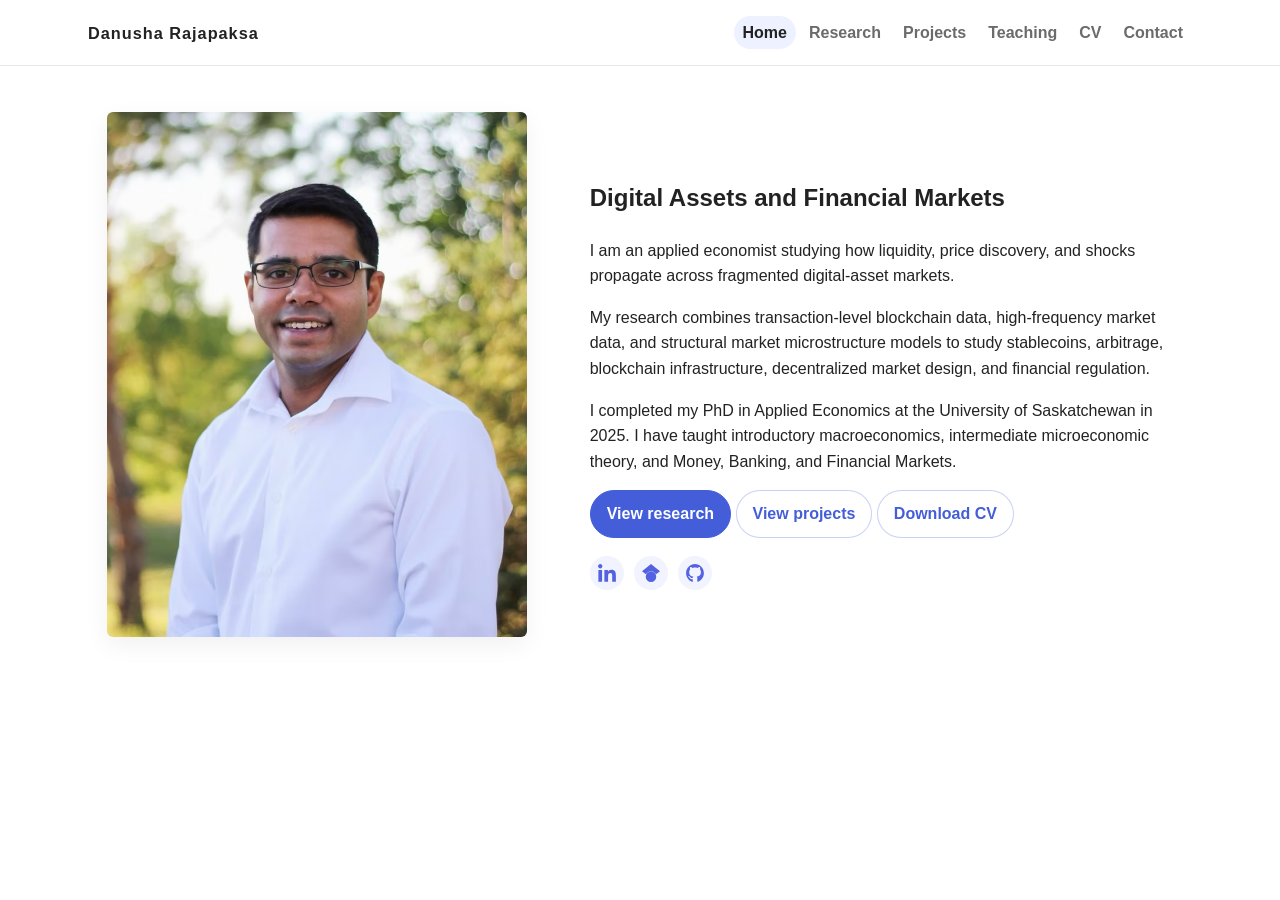
<file: index.html>
<!doctype html>
<html lang="en">
  <head>
    <meta charset="utf-8" />
    <meta name="viewport" content="width=device-width, initial-scale=1" />
    <meta
      name="description"
      content="Danusha Rajapaksa: applied economist studying crypto market microstructure, stablecoins, blockchain infrastructure, FinTech, and decentralized markets."
    />
    <title>Danusha Rajapaksa | Applied Economist</title>
    <link rel="stylesheet" href="assets/style.css" />
    <link rel="stylesheet" href="assets/social-icons.css" />
    <link rel="shortcut icon" type="image/x-icon" href="favicon.ico" />
    <script src="assets/analytics.js" defer></script>
  </head>
  <body>
    <a class="skip-link" href="#main-content">Skip to content</a>

    <header class="site-header">
      <div class="site-header-inner">
        <a class="site-brand" href="./">Danusha Rajapaksa</a>
        <nav class="site-nav" aria-label="Main navigation">
          <a class="active" href="./">Home</a>
          <a href="research/">Research</a>
          <a href="projects/">Projects</a>
          <a href="teaching/">Teaching</a>
          <a href="cv/">CV</a>
          <a href="contact/">Contact</a>
        </nav>
      </div>
    </header>

    <main id="main-content" class="home-page">
      <section class="home-hero" aria-labelledby="home-title">
        <div class="profile-photo-wrap">
          <!-- Add your photo at assets/profile.jpg. The page will show a simple placeholder until then. -->
          <picture>
            <img
              class="profile-photo"
              src="assets/profile.jpg"
              alt="Danusha Rajapaksa"
              onerror="
                this.outerHTML =
                  '<div class=&quot;profile-placeholder&quot;>Add your photo as<br>assets/profile.jpg</div>'
              "
            />
          </picture>
        </div>
        <div class="hero-copy">
          <h1>Digital Assets and Financial Markets</h1>

          <p>
            I am an applied economist studying how liquidity, price discovery,
            and shocks propagate across fragmented digital-asset markets.
          </p>

          <p>
            My research combines transaction-level blockchain data,
            high-frequency market data, and structural market microstructure
            models to study stablecoins, arbitrage, blockchain infrastructure,
            decentralized market design, and financial regulation.
          </p>

          <p>
            I completed my PhD in Applied Economics at the University of
            Saskatchewan in 2025. I have taught introductory macroeconomics,
            intermediate microeconomic theory, and Money, Banking, and Financial
            Markets.
          </p>

          <div class="hero-actions">
            <a class="button primary" href="research/">View research</a>
            <a class="button secondary" href="projects/">View projects</a>
            <a
              class="button secondary"
              href="assets/Danusha_Rajapaksa_CV.pdf"
              target="_blank"
              rel="noopener"
              >Download CV</a
            >
          </div>

          <div class="profile-icons" aria-label="Professional profile links">
            <a
              class="profile-icon"
              href="https://www.linkedin.com/in/drajapaksa/"
              target="_blank"
              rel="noopener noreferrer"
              aria-label="LinkedIn"
              title="LinkedIn"
            >
              <img src="assets/linkedin.svg" alt="" aria-hidden="true" />
            </a>

            <a
              class="profile-icon"
              href="https://scholar.google.com/citations?hl=en&amp;user=Pq964mMAAAAJ"
              target="_blank"
              rel="noopener noreferrer"
              aria-label="Google Scholar"
              title="Google Scholar"
            >
              <img src="assets/googlescholar.svg" alt="" aria-hidden="true" />
            </a>

            <a
              class="profile-icon"
              href="https://github.com/jdr501"
              target="_blank"
              rel="noopener noreferrer"
              aria-label="GitHub"
              title="GitHub"
            >
              <img src="assets/github.svg" alt="" aria-hidden="true" />
            </a>
          </div>
        </div>
      </section>
    </main>
  </body>
</html>
</file>
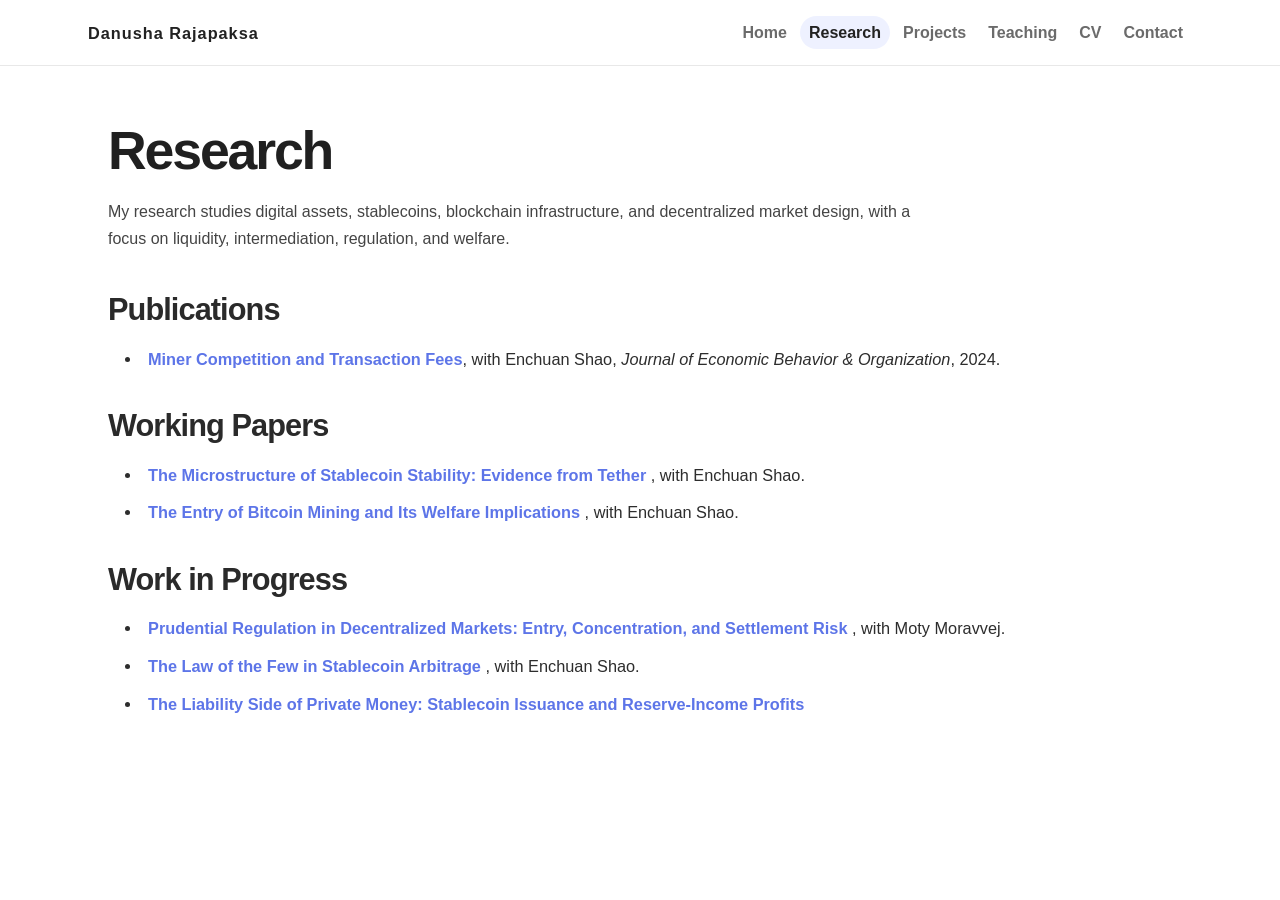
<file: research/index.html>
<!doctype html>
<html lang="en">
  <head>
    <meta charset="utf-8" />
    <meta name="viewport" content="width=device-width, initial-scale=1" />
    <meta
      name="description"
      content="Research by Danusha Rajapaksa on stablecoins, crypto market microstructure, blockchain infrastructure, and decentralized market regulation."
    />
    <title>Research | Danusha Rajapaksa</title>

    <link rel="shortcut icon" type="image/x-icon" href="../favicon.ico" />
    <link rel="apple-touch-icon" href="../apple-touch-icon.png" />
    <link rel="stylesheet" href="../assets/style.css" />

    <script src="../assets/analytics.js" defer></script>
  </head>

  <body>
    <a class="skip-link" href="#main-content">Skip to content</a>

    <header class="site-header">
      <div class="site-header-inner">
        <a class="site-brand" href="../">Danusha Rajapaksa</a>

        <nav class="site-nav" aria-label="Main navigation">
          <a href="../">Home</a>
          <a class="active" href="./">Research</a>
          <a href="../projects/">Projects</a>
          <a href="../teaching/">Teaching</a>
          <a href="../cv/">CV</a>
          <a href="../contact/">Contact</a>
        </nav>
      </div>
    </header>

    <main id="main-content" class="publication-page">
      <section class="publication-hero">
        <h1>Research</h1>
        <p>
          My research studies digital assets, stablecoins, blockchain
          infrastructure, and decentralized market design, with a focus on
          liquidity, intermediation, regulation, and welfare.
        </p>
      </section>

      <section class="publication-section">
        <h2>Publications</h2>

        <ul class="publication-list">
          <li>
            <span
              class="pub-title"
              href="https://doi.org/YOUR-DOI-HERE"
              target="_blank"
              rel="noopener noreferrer"
              >Miner Competition and Transaction Fees</span
            >, with Enchuan Shao,
            <em>Journal of Economic Behavior &amp; Organization</em>, 2024.
          </li>
        </ul>
      </section>

      <section class="publication-section">
        <h2>Working Papers</h2>

        <ul class="publication-list">
          <li>
            <span
              class="pub-title"
              href="https://doi.org/YOUR-DOI-HERE"
              target="_blank"
              rel="noopener noreferrer"
            >
              The Microstructure of Stablecoin Stability: Evidence from Tether </span
            >, with Enchuan Shao.
          </li>

          <li>
            <span
              class="pub-title"
              href="https://doi.org/YOUR-DOI-HERE"
              target="_blank"
              rel="noopener noreferrer"
            >
              The Entry of Bitcoin Mining and Its Welfare Implications </span
            >, with Enchuan Shao.
          </li>
        </ul>
      </section>

      <section class="publication-section">
        <h2>Work in Progress</h2>

        <ul class="publication-list">
          <li>
            <span
              class="pub-title"
              href="https://doi.org/YOUR-DOI-HERE"
              target="_blank"
              rel="noopener noreferrer"
            >
              Prudential Regulation in Decentralized Markets: Entry,
              Concentration, and Settlement Risk </span
            >, with Moty Moravvej.
          </li>

          <li>
            <span
              class="pub-title"
              href="https://doi.org/YOUR-DOI-HERE"
              target="_blank"
              rel="noopener noreferrer"
            >
              The Law of the Few in Stablecoin Arbitrage </span
            >, with Enchuan Shao.
          </li>
          <li>
            <span
              class="pub-title"
              href="https://doi.org/YOUR-DOI-HERE"
              target="_blank"
              rel="noopener noreferrer"
            >
              The Liability Side of Private Money: Stablecoin Issuance and
              Reserve-Income Profits
            </span>
          </li>
        </ul>
      </section>
    </main>
  </body>
</html>
</file>
<file: assets/style.css>
:root {
  --page-max-width: 1160px;
  --accent: #5d75e8;
  --accent-dark: #435ed8;
  --accent-light: #eef1ff;
  --text: #222;
  --muted: #4b4b4b;
  --soft-muted: #6b6b6b;
  --line: rgba(34, 34, 34, 0.1);
  --soft-border: rgba(93, 117, 232, 0.18);
  --shadow: 0 8px 24px rgba(0, 0, 0, 0.06);
  --radius: 14px;
  --nav-height: 72px;
}

* {
  box-sizing: border-box;
}

html {
  -webkit-text-size-adjust: 100%;
  scroll-behavior: smooth;
}

body {
  margin: 0;
  background: #fff;
  color: var(--text);
  font-family:
    Inter,
    -apple-system,
    BlinkMacSystemFont,
    "Segoe UI",
    Roboto,
    Arial,
    sans-serif;
  line-height: 1.6;
}

img {
  max-width: 100%;
  height: auto;
  display: block;
}

a {
  color: var(--accent-dark);
  font-weight: 700;
  text-decoration: none;
  border-bottom: 1px solid rgba(67, 94, 216, 0.35);
}

a:hover,
a:focus {
  border-bottom-color: var(--accent-dark);
}

.skip-link {
  position: absolute;
  left: -999px;
  top: 10px;
  z-index: 1000;
  background: #fff;
  color: var(--text);
  padding: 8px 12px;
  border: 1px solid var(--line);
  border-radius: 8px;
}

.skip-link:focus {
  left: 10px;
}

.site-header {
  border-bottom: 1px solid var(--line);
  background: rgba(255, 255, 255, 0.96);
  position: sticky;
  top: 0;
  z-index: 100;
  backdrop-filter: blur(8px);
  -webkit-backdrop-filter: blur(8px);
}

.site-header-inner {
  max-width: var(--page-max-width);
  margin: 0 auto;
  padding: 16px 28px;
  display: flex;
  align-items: center;
  justify-content: space-between;
  gap: 24px;
}

.site-brand {
  color: var(--text);
  font-weight: 850;
  letter-spacing: 0.06em;
  font-size: 1.02rem;
  white-space: nowrap;
  border-bottom: none;
}

.site-brand:hover,
.site-brand:focus {
  border-bottom: none;
}

.site-nav {
  display: flex;
  align-items: center;
  justify-content: flex-end;
  flex-wrap: wrap;
  gap: 4px;
}

.site-nav a {
  color: var(--soft-muted);
  border-bottom: none;
  font-weight: 650;
  padding: 7px 9px;
  border-radius: 999px;
  line-height: 1.2;
}

.site-nav a:hover,
.site-nav a:focus,
.site-nav a.active {
  color: var(--text);
  background: var(--accent-light);
}

.site-shell,
.home-page,
.research-page,
.project-page,
.teaching-page,
.cv-page,
.contact-page {
  max-width: var(--page-max-width);
  margin: 0 auto;
  padding: 46px 28px 72px;
}

.home-hero {
  display: grid;
  grid-template-columns: minmax(260px, 0.95fr) minmax(0, 1.25fr);
  gap: 44px;
  align-items: center;
  margin-bottom: 54px;
}

.profile-photo-wrap {
  width: 100%;
  max-width: 420px;
  margin: 0 auto;
}

.profile-photo {
  width: 100%;
  aspect-ratio: 4 / 5;
  object-fit: cover;
  border-radius: 6px;
  box-shadow: var(--shadow);
  background: linear-gradient(135deg, #f4f5ff, #ffffff);
}

.profile-placeholder {
  width: 100%;
  aspect-ratio: 4 / 5;
  border-radius: 6px;
  box-shadow: var(--shadow);
  background: linear-gradient(135deg, #eef1ff, #ffffff);
  border: 1px solid var(--soft-border);
  display: grid;
  place-items: center;
  color: var(--accent-dark);
  font-weight: 800;
  text-align: center;
  padding: 28px;
}

.home-copy {
  min-width: 0;
}

.kicker,
.project-kicker,
.teaching-kicker {
  color: var(--accent);
  font-size: 1rem;
  font-weight: 750;
  letter-spacing: 0.08em;
  text-transform: uppercase;
  margin-bottom: 12px;
}

.page-title,
.project-title,
.teaching-title,
.home-title {
  font-size: clamp(2.05rem, 4.6vw, 3.25rem);
  line-height: 1.08;
  font-weight: 820;
  margin: 0 0 20px;
  color: #111;
  letter-spacing: -0.03em;
}

.home-description,
.intro,
.project-intro,
.teaching-intro {
  max-width: 910px;
  font-size: 1.06rem;
  color: var(--muted);
  margin: 0;
}

.home-description p {
  margin: 0 0 14px;
}

.button-row {
  display: flex;
  flex-wrap: wrap;
  gap: 12px;
  margin-top: 24px;
}

.button {
  display: inline-flex;
  align-items: center;
  justify-content: center;
  min-height: 42px;
  padding: 10px 16px;
  border-radius: 999px;
  background: var(--accent-dark);
  color: #fff;
  border: 1px solid var(--accent-dark);
  font-weight: 800;
}

.button:hover,
.button:focus {
  color: #fff;
  border-color: var(--accent-dark);
}

.button.secondary {
  background: #fff;
  color: var(--accent-dark);
  border-color: rgba(67, 94, 216, 0.28);
}

.button.secondary:hover,
.button.secondary:focus {
  color: var(--accent-dark);
  border-color: var(--accent-dark);
}

.home-section,
.research-section,
.teaching-section,
.cv-section,
.contact-section {
  margin-bottom: 44px;
}

.hero,
.project-hero,
.teaching-hero {
  margin-bottom: 42px;
}

.section-heading,
.research-heading,
.teaching-heading {
  color: var(--accent);
  font-size: 1.25rem;
  font-weight: 820;
  letter-spacing: 0.08em;
  margin: 0 0 18px;
}

.home-grid,
.project-grid {
  display: grid;
  grid-template-columns: 1fr;
  gap: 26px;
}

.card,
.project-card,
.teaching-card,
.method-card,
.cv-card,
.contact-card {
  background: #fff;
  box-shadow: var(--shadow);
  border-radius: var(--radius);
}

.card,
.project-card,
.teaching-card,
.cv-card,
.contact-card {
  border-left: 4px solid var(--accent);
  padding: 24px 28px;
}

.card h2,
.card h3,
.project-card h2,
.teaching-card h3,
.cv-card h2,
.contact-card h2 {
  margin: 0 0 10px;
  font-size: 1.32rem;
  line-height: 1.25;
  color: var(--text);
  font-weight: 820;
}

.card p,
.project-summary,
.teaching-card p,
.method-card p,
.cv-card p,
.contact-card p {
  margin: 0 0 14px;
  color: var(--muted);
  font-size: 1rem;
}

.paper-list {
  list-style-type: square;
  margin: 0;
  padding-left: 26px;
}

.paper-item {
  margin-bottom: 26px;
  padding-left: 4px;
}

.paper-title {
  font-size: 1.18rem;
  line-height: 1.35;
  font-weight: 820;
  color: var(--text);
  margin: 0 0 4px;
}

.paper-meta {
  font-size: 1.02rem;
  color: #333;
  margin: 0;
}

.paper-meta em {
  font-style: italic;
}

.single-paper {
  margin-left: 26px;
  margin-bottom: 28px;
}

.project-label {
  color: var(--accent);
  font-weight: 820;
  letter-spacing: 0.06em;
  text-transform: uppercase;
  font-size: 0.78rem;
  margin: 18px 0 8px;
}

.project-list,
.course-list,
.clean-list {
  margin: 0;
  padding-left: 20px;
}

.project-list li,
.clean-list li {
  margin: 6px 0;
}

.project-list strong,
.clean-list strong {
  font-weight: 820;
}

.tag-row,
.project-meta {
  display: flex;
  flex-wrap: wrap;
  gap: 8px;
  margin-top: 16px;
}

.tag,
.project-tag,
.teaching-tag {
  display: inline-block;
  padding: 5px 10px;
  border-radius: 999px;
  background: var(--accent-light);
  color: var(--accent-dark);
  font-size: 0.82rem;
  font-weight: 700;
}

.links,
.project-links,
.teaching-links {
  margin-top: 16px;
  display: flex;
  flex-wrap: wrap;
  gap: 12px;
}

.course-list {
  list-style-type: square;
  padding-left: 24px;
}

.course-list li {
  margin-bottom: 18px;
}

.course-title {
  display: block;
  font-weight: 820;
  color: var(--text);
  font-size: 1.08rem;
  line-height: 1.35;
}

.course-meta {
  display: block;
  color: var(--muted);
  font-size: 0.98rem;
  margin-top: 2px;
}

.method-grid {
  display: grid;
  grid-template-columns: 1fr;
  gap: 22px;
}

.method-card {
  padding: 22px 24px;
  border-top: 4px solid var(--accent);
}

.method-card h3 {
  margin: 0 0 10px;
  font-size: 1.18rem;
  font-weight: 820;
  color: var(--text);
}

.embed-note {
  padding: 14px 16px;
  background: var(--accent-light);
  border: 1px solid var(--soft-border);
  border-radius: 10px;
  color: #303b78;
  font-size: 0.95rem;
}

@media (min-width: 760px) {
  .home-grid {
    grid-template-columns: repeat(2, 1fr);
  }
}

@media (min-width: 900px) {
  .project-grid {
    grid-template-columns: 1fr 1fr;
  }

  .project-card.featured {
    grid-column: 1 / -1;
  }

  .method-grid {
    grid-template-columns: repeat(3, 1fr);
  }
}

@media (max-width: 900px) {
  .home-hero {
    grid-template-columns: 1fr;
    gap: 32px;
  }

  .profile-photo-wrap {
    max-width: 360px;
  }
}

@media (max-width: 720px) {
  .site-header {
    position: static;
  }

  .site-header-inner {
    align-items: flex-start;
    flex-direction: column;
    gap: 12px;
    padding: 14px 20px;
  }

  .site-nav {
    width: 100%;
    justify-content: flex-start;
    flex-wrap: nowrap;
    overflow-x: auto;
    padding-bottom: 4px;
    -webkit-overflow-scrolling: touch;
  }

  .site-nav a {
    white-space: nowrap;
    padding: 8px 10px;
  }

  .site-shell,
  .home-page,
  .research-page,
  .project-page,
  .teaching-page,
  .cv-page,
  .contact-page {
    padding: 32px 20px 56px;
  }

  .home-title,
  .page-title,
  .project-title,
  .teaching-title {
    font-size: clamp(2rem, 9vw, 2.75rem);
  }

  .home-description,
  .intro,
  .project-intro,
  .teaching-intro {
    font-size: 1rem;
  }

  .section-heading,
  .research-heading,
  .teaching-heading {
    font-size: 1.08rem;
  }

  .paper-title {
    font-size: 1.05rem;
  }

  .paper-meta {
    font-size: 0.98rem;
  }

  .card,
  .project-card,
  .teaching-card,
  .method-card,
  .cv-card,
  .contact-card {
    padding: 22px 22px;
  }

  .button-row {
    align-items: stretch;
  }

  .button {
    width: 100%;
  }
}

@media (max-width: 420px) {
  .site-brand {
    font-size: 0.94rem;
    letter-spacing: 0.04em;
  }

  .site-shell,
  .home-page,
  .research-page,
  .project-page,
  .teaching-page,
  .cv-page,
  .contact-page {
    padding-left: 16px;
    padding-right: 16px;
  }

  .profile-photo-wrap {
    max-width: 100%;
  }
}
.eyebrow {
  margin: 0 0 22px;
  color: #5d75e8;
  font-size: 0.9rem;
  font-weight: 800;
  letter-spacing: 0.12em;
  text-transform: uppercase;
}

.hero-lead {
  font-size: 1.18rem;
  line-height: 1.65;
  color: #222;
  font-weight: 500;
}

/* Research / publications page */

.publication-page {
  max-width: 1120px;
  margin: 0 auto;
  padding: 56px 28px 76px;
}

.publication-hero {
  max-width: 900px;
  margin-bottom: 40px;
}

.publication-hero h1 {
  margin: 0 0 18px;
  font-size: clamp(2.2rem, 4.6vw, 3.35rem);
  line-height: 1.08;
  font-weight: 900;
  letter-spacing: -0.04em;
  color: #202020;
}

.publication-hero p {
  max-width: 820px;
  margin: 0;
  font-size: 1rem;
  line-height: 1.7;
  color: #444;
}

.publication-section {
  max-width: 940px;
  margin-bottom: 36px;
}

.publication-section h2 {
  margin: 0 0 18px;
  font-size: clamp(1.45rem, 2.4vw, 2rem);
  line-height: 1.18;
  font-weight: 850;
  letter-spacing: -0.03em;
  color: #2a2a2a;
}

.publication-list {
  margin: 0;
  padding-left: 34px;
  list-style-type: disc;
}

.publication-list li {
  margin-bottom: 12px;
  padding-left: 6px;
  font-size: 1.02rem;
  line-height: 1.58;
  color: #2d2d2d;
}

.pub-title {
  color: #5d75e8;
  font-weight: 800;
}

.publication-list em {
  font-style: italic;
}

@media (max-width: 760px) {
  .publication-page {
    padding: 40px 22px 60px;
  }

  .publication-hero {
    margin-bottom: 34px;
  }

  .publication-hero h1 {
    font-size: 2.25rem;
  }

  .publication-section {
    margin-bottom: 32px;
  }

  .publication-section h2 {
    font-size: 1.55rem;
  }

  .publication-list {
    padding-left: 24px;
  }

  .publication-list li {
    font-size: 0.98rem;
    padding-left: 4px;
  }
}

.pub-title {
  color: #5d75e8;
  font-weight: 800;
  text-decoration: none;
}

.pub-title:hover {
  color: #435ed8;
  text-decoration: underline;
  text-underline-offset: 3px;
}
</file>
<file: assets/social-icons.css>
.profile-icons {
  display: flex;
  align-items: center;
  gap: 10px;
  margin-top: 18px;
}

.profile-icon {
  display: inline-flex;
  align-items: center;
  justify-content: center;
  width: 34px;
  height: 34px;
  border-radius: 999px;
  background: #f1f3ff;
  text-decoration: none !important;
  border-bottom: none !important;
  box-shadow: none;
  transition:
    background-color 0.18s ease,
    transform 0.18s ease;
}

.profile-icon img {
  width: 18px;
  height: 18px;
  display: block;
  border: 0;
  filter: brightness(0) saturate(100%) invert(34%) sepia(67%) saturate(1696%)
    hue-rotate(218deg) brightness(92%) contrast(91%);
  transition: filter 0.18s ease;
}

.profile-icon:hover {
  background: #435ed8;
  transform: translateY(-1px);
}

.profile-icon:hover img {
  filter: brightness(0) invert(1);
}

.profile-icon:focus {
  outline: 2px solid #5d75e8;
  outline-offset: 4px;
}
</file>
